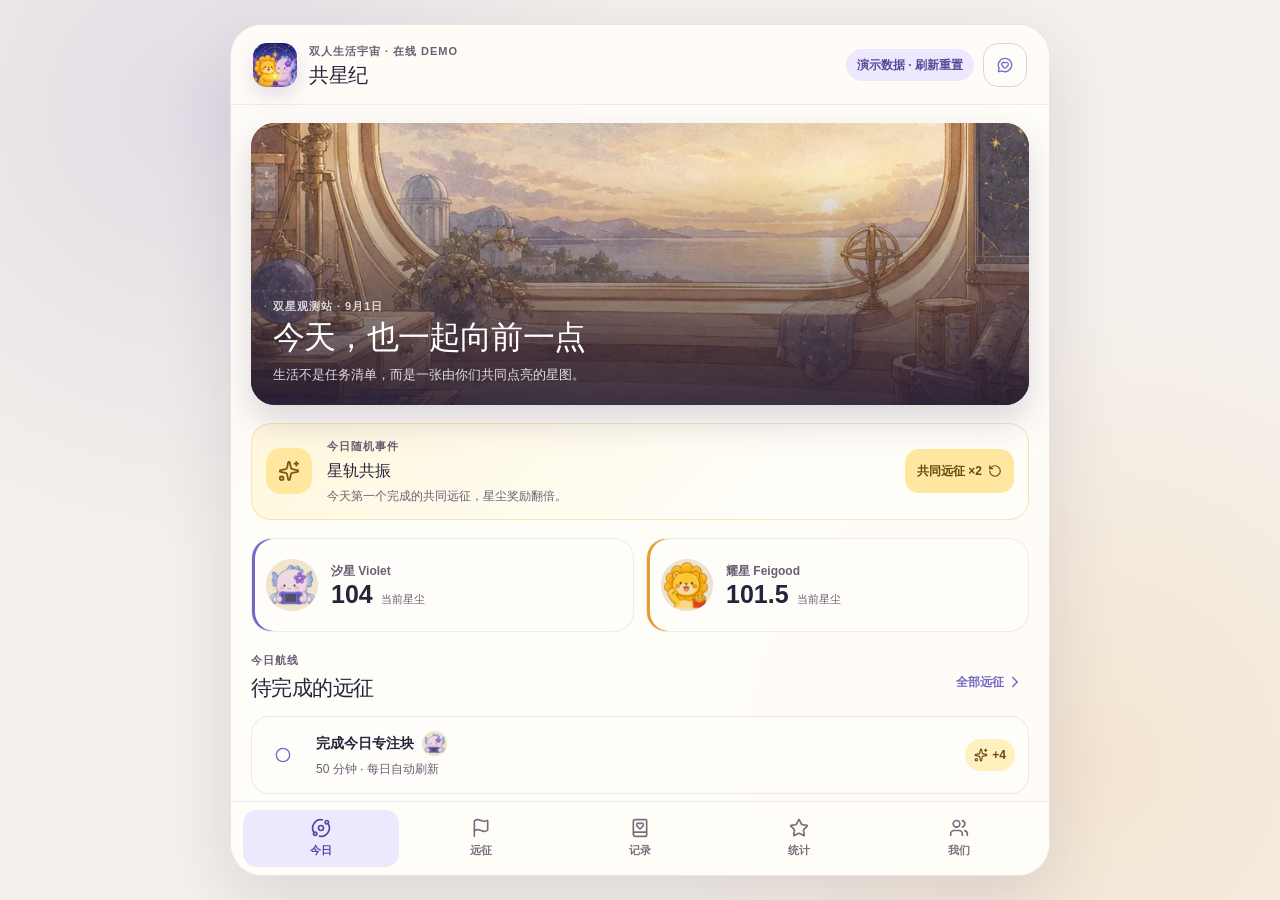
<file: index.html>
<!doctype html>
<html lang="zh-Hans">
  <head>
    <meta charset="UTF-8" />
    <meta name="viewport" content="width=device-width, initial-scale=1.0, viewport-fit=cover" />
    <meta name="theme-color" content="#6657b8" />
    <meta name="description" content="汐星 Violet 与耀星 Feigood 的双人成长、远征、统计和回忆记录交互演示。" />
    <meta property="og:title" content="共星纪" />
    <meta property="og:description" content="两个人，共享一片成长宇宙" />
    <meta property="og:image" content="https://violetloveai.github.io/gongxingji-demo/og.webp" />
    <link rel="icon" href="./gx/app-icon.webp" />
    <title>共星纪 · 双人生活宇宙 Demo</title>
    <script type="module" crossorigin src="./assets/index-CIPGI5vq.js"></script>
    <link rel="stylesheet" crossorigin href="./assets/index-BiJiUpcU.css">
  </head>
  <body>
    <div id="root"></div>
  </body>
</html>
</file>
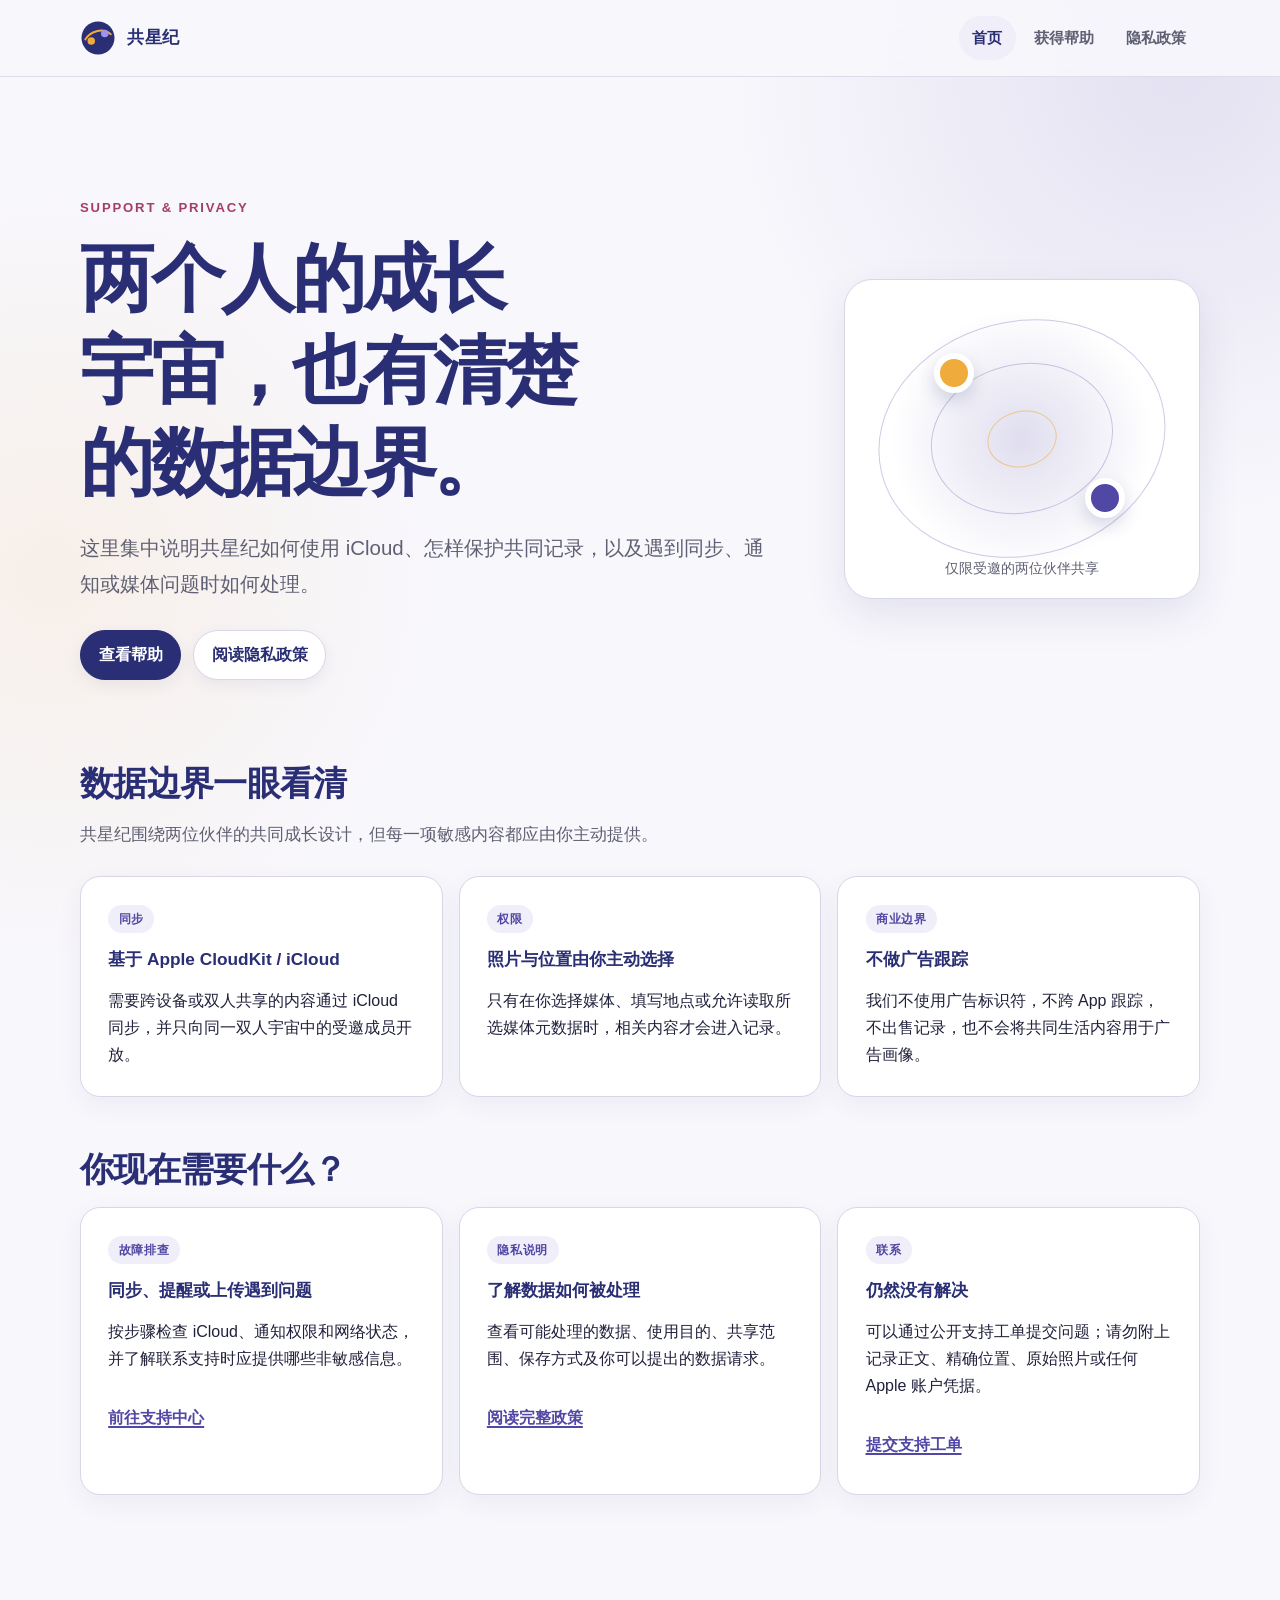
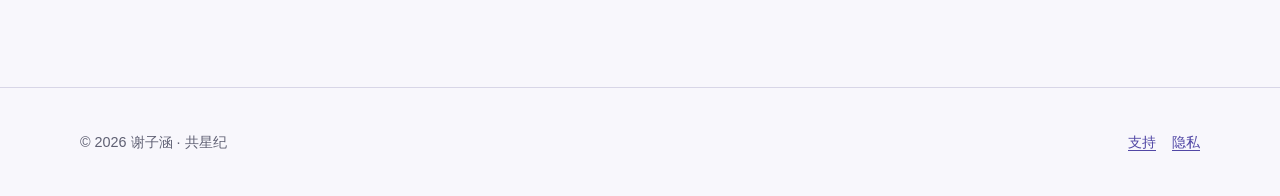
<file: support/index.html>
<!doctype html>
<html lang="zh-CN">
  <head>
    <meta charset="utf-8">
    <meta name="viewport" content="width=device-width, initial-scale=1">
    <meta name="description" content="共星纪官方支持与隐私说明：了解双人共享、CloudKit/iCloud、照片与位置权限，以及获得帮助的方式。">
    <meta name="referrer" content="no-referrer">
    <meta name="theme-color" content="#292e75">
    <title>共星纪｜支持与隐私</title>
    <link rel="stylesheet" href="styles.css">
  </head>
  <body>
    <a class="skip-link" href="#main-content">跳到主要内容</a>
    <header class="site-header">
      <div class="header-inner">
        <a class="brand" href="index.html" aria-label="共星纪支持与隐私首页">
          <svg class="brand-mark" viewBox="0 0 48 48" aria-hidden="true">
            <circle cx="24" cy="24" r="22" fill="#292e75"/>
            <path d="M7 26c6-10 23-17 34-7" fill="none" stroke="#f0ab3d" stroke-width="2.5" stroke-linecap="round"/>
            <circle cx="15" cy="28" r="5" fill="#f0ab3d"/>
            <circle cx="33" cy="18" r="5" fill="#9c94ef"/>
          </svg>
          <span>共星纪</span>
        </a>
        <nav class="primary-nav" aria-label="主导航">
          <ul>
            <li><a href="index.html" aria-current="page">首页</a></li>
            <li><a href="support.html">获得帮助</a></li>
            <li><a href="privacy.html">隐私政策</a></li>
          </ul>
        </nav>
      </div>
    </header>

    <main id="main-content" class="page-shell">
      <section class="hero" aria-labelledby="hero-title">
        <div>
          <p class="eyebrow">Support &amp; Privacy</p>
          <h1 id="hero-title">两个人的成长宇宙，也有清楚的数据边界。</h1>
          <p class="lead">这里集中说明共星纪如何使用 iCloud、怎样保护共同记录，以及遇到同步、通知或媒体问题时如何处理。</p>
          <div class="hero-actions">
            <a class="button-link primary" href="support.html">查看帮助</a>
            <a class="button-link" href="privacy.html">阅读隐私政策</a>
          </div>
        </div>
        <div class="orbit-panel" aria-label="两颗星在同一轨道中相互陪伴的抽象图形" role="img">
          <div class="orbit-ring" aria-hidden="true"></div>
          <span class="orbit-dot one" aria-hidden="true"></span>
          <span class="orbit-dot two" aria-hidden="true"></span>
          <p class="orbit-caption">仅限受邀的两位伙伴共享</p>
        </div>
      </section>

      <section aria-labelledby="boundary-title">
        <h2 id="boundary-title">数据边界一眼看清</h2>
        <p class="section-intro">共星纪围绕两位伙伴的共同成长设计，但每一项敏感内容都应由你主动提供。</p>
        <div class="card-grid">
          <article class="card">
            <p class="card-kicker">同步</p>
            <h3>基于 Apple CloudKit / iCloud</h3>
            <p>需要跨设备或双人共享的内容通过 iCloud 同步，并只向同一双人宇宙中的受邀成员开放。</p>
          </article>
          <article class="card">
            <p class="card-kicker">权限</p>
            <h3>照片与位置由你主动选择</h3>
            <p>只有在你选择媒体、填写地点或允许读取所选媒体元数据时，相关内容才会进入记录。</p>
          </article>
          <article class="card">
            <p class="card-kicker">商业边界</p>
            <h3>不做广告跟踪</h3>
            <p>我们不使用广告标识符，不跨 App 跟踪，不出售记录，也不会将共同生活内容用于广告画像。</p>
          </article>
        </div>
      </section>

      <section aria-labelledby="routes-title">
        <h2 id="routes-title">你现在需要什么？</h2>
        <div class="card-grid">
          <article class="card">
            <p class="card-kicker">故障排查</p>
            <h3>同步、提醒或上传遇到问题</h3>
            <p>按步骤检查 iCloud、通知权限和网络状态，并了解联系支持时应提供哪些非敏感信息。</p>
            <a class="card-link" href="support.html">前往支持中心</a>
          </article>
          <article class="card">
            <p class="card-kicker">隐私说明</p>
            <h3>了解数据如何被处理</h3>
            <p>查看可能处理的数据、使用目的、共享范围、保存方式及你可以提出的数据请求。</p>
            <a class="card-link" href="privacy.html">阅读完整政策</a>
          </article>
          <article class="card">
            <p class="card-kicker">联系</p>
            <h3>仍然没有解决</h3>
            <p>可以通过公开支持工单提交问题；请勿附上记录正文、精确位置、原始照片或任何 Apple 账户凭据。</p>
            <a class="card-link" href="https://github.com/violetloveAI/gongxingji-demo/issues/new" rel="noopener noreferrer">提交支持工单</a>
          </article>
        </div>
      </section>
    </main>

    <footer class="site-footer">
      <div class="site-footer-inner">
        <p>© 2026 谢子涵 · 共星纪</p>
        <nav class="footer-nav" aria-label="页脚导航">
          <a href="support.html">支持</a>
          <a href="privacy.html">隐私</a>
        </nav>
      </div>
    </footer>
  </body>
</html>
</file>
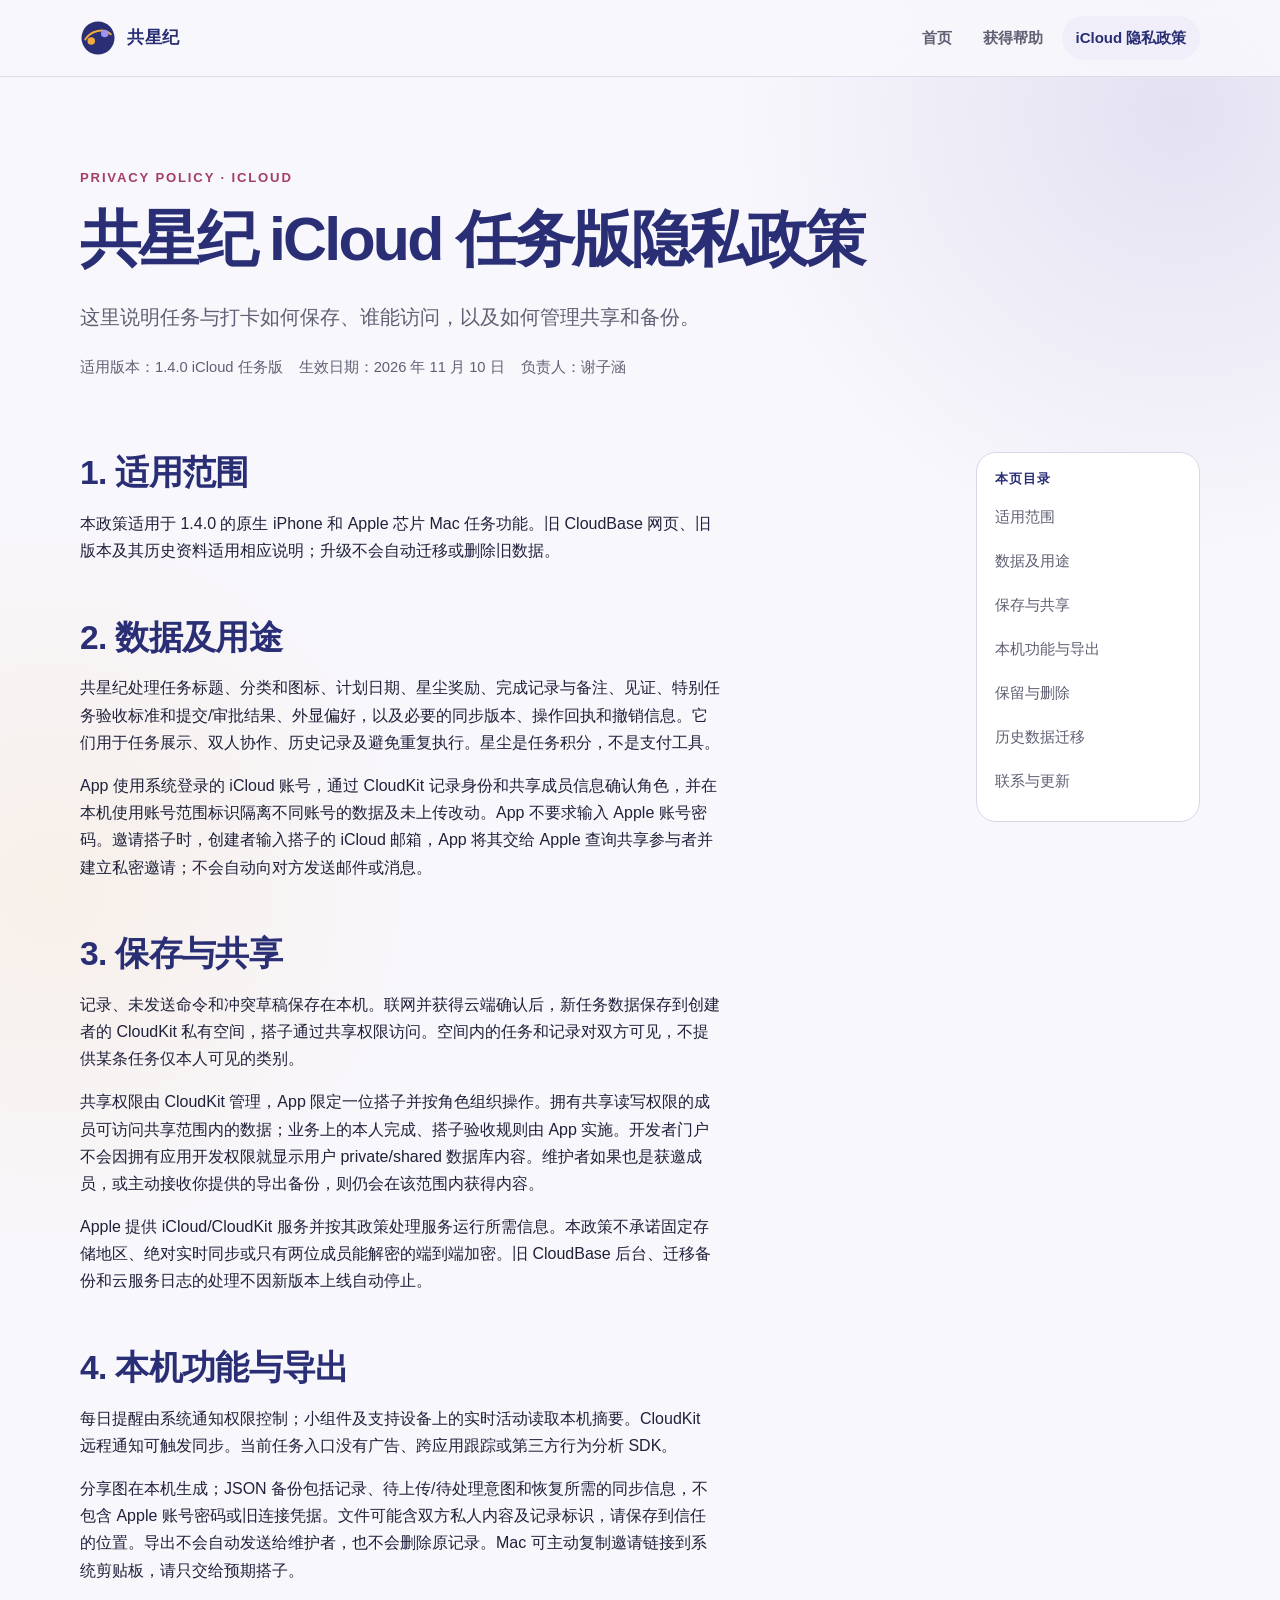
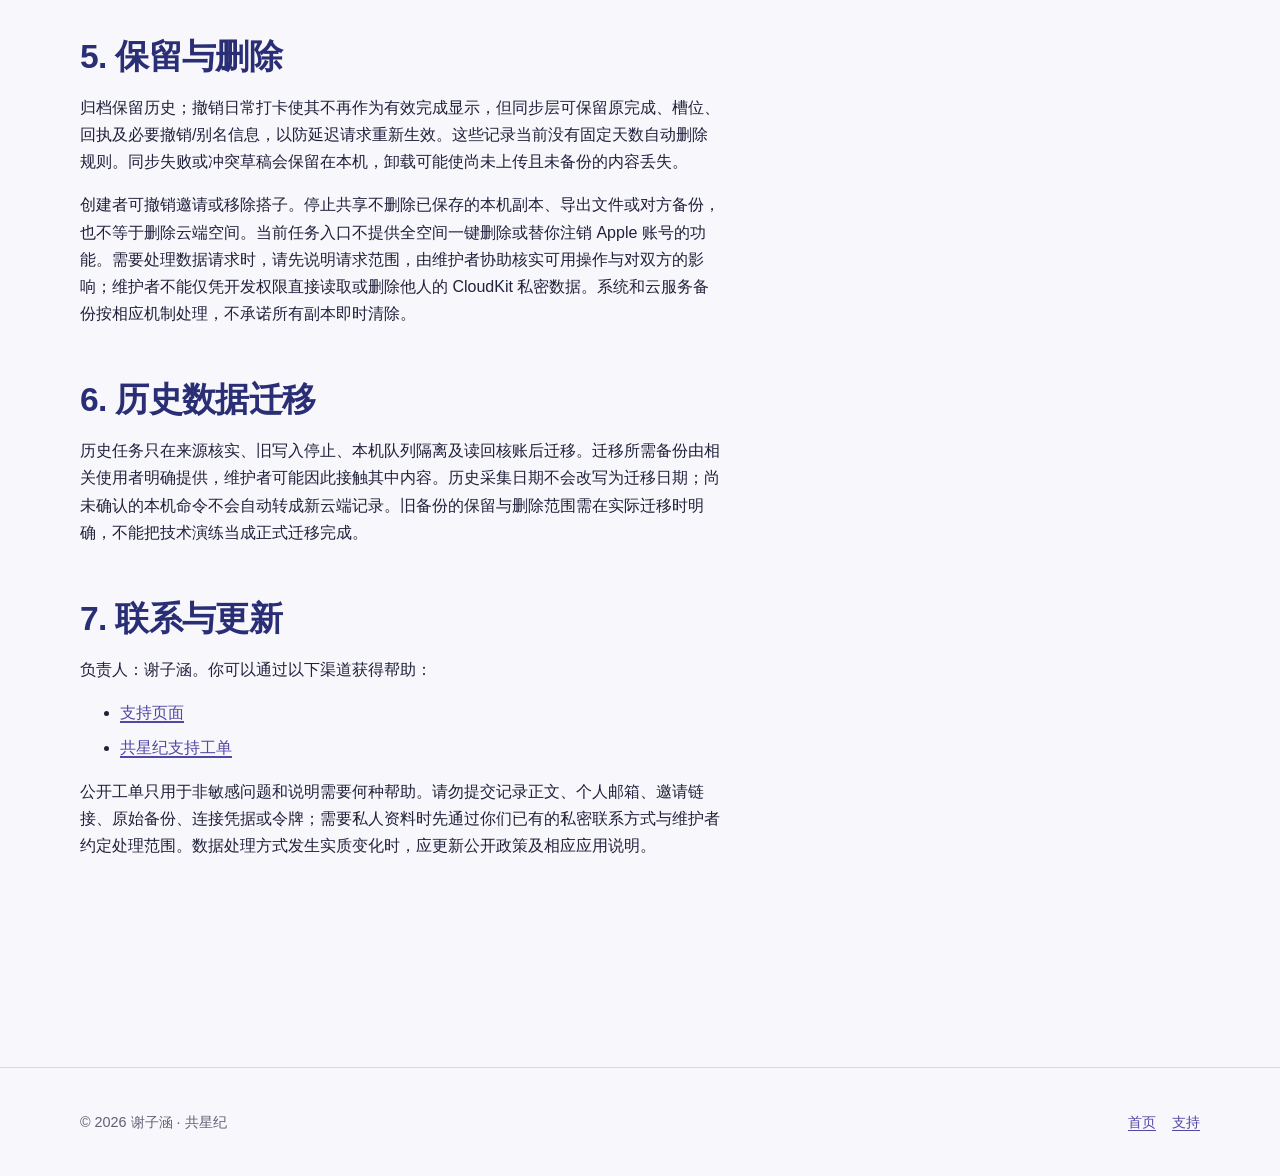
<file: support/privacy-icloud.html>
<!doctype html>
<html lang="zh-CN">
  <head>
    <meta charset="utf-8">
    <meta name="viewport" content="width=device-width, initial-scale=1">
    <meta name="description" content="共星纪 1.4.0 iCloud 任务版隐私政策：任务、打卡、私密共享、邀请邮箱、本机备份和数据管理。">
    <meta name="referrer" content="no-referrer">
    <meta name="theme-color" content="#292e75">
    <title>iCloud 任务版隐私政策｜共星纪</title>
    <link rel="stylesheet" href="styles.css">
  </head>
  <body>
    <a class="skip-link" href="#main-content">跳到主要内容</a>
    <header class="site-header">
      <div class="header-inner">
        <a class="brand" href="index.html" aria-label="共星纪支持与隐私首页">
          <svg class="brand-mark" viewBox="0 0 48 48" aria-hidden="true">
            <circle cx="24" cy="24" r="22" fill="#292e75"/>
            <path d="M7 26c6-10 23-17 34-7" fill="none" stroke="#f0ab3d" stroke-width="2.5" stroke-linecap="round"/>
            <circle cx="15" cy="28" r="5" fill="#f0ab3d"/>
            <circle cx="33" cy="18" r="5" fill="#9c94ef"/>
          </svg>
          <span>共星纪</span>
        </a>
        <nav class="primary-nav" aria-label="主导航">
          <ul>
            <li><a href="index.html">首页</a></li>
            <li><a href="support.html">获得帮助</a></li>
            <li><a href="privacy-icloud.html" aria-current="page">iCloud 隐私政策</a></li>
          </ul>
        </nav>
      </div>
    </header>

    <main id="main-content" class="page-shell">
      <header class="document-header">
        <p class="eyebrow">Privacy Policy · iCloud</p>
        <h1 class="document-title">共星纪 iCloud 任务版隐私政策</h1>
        <p class="lead">这里说明任务与打卡如何保存、谁能访问，以及如何管理共享和备份。</p>
        <div class="document-meta" aria-label="文档信息">
          <span>适用版本：1.4.0 iCloud 任务版</span>
          <span>生效日期：2026 年 11 月 10 日</span>
          <span>负责人：谢子涵</span>
        </div>
      </header>
      <div class="document-layout">
        <article class="document-content">
          <section id="scope" aria-labelledby="scope-title">
            <h2 id="scope-title">1. 适用范围</h2>
            <p>本政策适用于 1.4.0 的原生 iPhone 和 Apple 芯片 Mac 任务功能。旧 CloudBase 网页、旧版本及其历史资料适用相应说明；升级不会自动迁移或删除旧数据。</p>
          </section>
          <section id="data" aria-labelledby="data-title">
            <h2 id="data-title">2. 数据及用途</h2>
            <p>共星纪处理任务标题、分类和图标、计划日期、星尘奖励、完成记录与备注、见证、特别任务验收标准和提交/审批结果、外显偏好，以及必要的同步版本、操作回执和撤销信息。它们用于任务展示、双人协作、历史记录及避免重复执行。星尘是任务积分，不是支付工具。</p>
            <p>App 使用系统登录的 iCloud 账号，通过 CloudKit 记录身份和共享成员信息确认角色，并在本机使用账号范围标识隔离不同账号的数据及未上传改动。App 不要求输入 Apple 账号密码。邀请搭子时，创建者输入搭子的 iCloud 邮箱，App 将其交给 Apple 查询共享参与者并建立私密邀请；不会自动向对方发送邮件或消息。</p>
          </section>
          <section id="storage" aria-labelledby="storage-title">
            <h2 id="storage-title">3. 保存与共享</h2>
            <p>记录、未发送命令和冲突草稿保存在本机。联网并获得云端确认后，新任务数据保存到创建者的 CloudKit 私有空间，搭子通过共享权限访问。空间内的任务和记录对双方可见，不提供某条任务仅本人可见的类别。</p>
            <p>共享权限由 CloudKit 管理，App 限定一位搭子并按角色组织操作。拥有共享读写权限的成员可访问共享范围内的数据；业务上的本人完成、搭子验收规则由 App 实施。开发者门户不会因拥有应用开发权限就显示用户 private/shared 数据库内容。维护者如果也是获邀成员，或主动接收你提供的导出备份，则仍会在该范围内获得内容。</p>
            <p>Apple 提供 iCloud/CloudKit 服务并按其政策处理服务运行所需信息。本政策不承诺固定存储地区、绝对实时同步或只有两位成员能解密的端到端加密。旧 CloudBase 后台、迁移备份和云服务日志的处理不因新版本上线自动停止。</p>
          </section>
          <section id="local-export" aria-labelledby="local-export-title">
            <h2 id="local-export-title">4. 本机功能与导出</h2>
            <p>每日提醒由系统通知权限控制；小组件及支持设备上的实时活动读取本机摘要。CloudKit 远程通知可触发同步。当前任务入口没有广告、跨应用跟踪或第三方行为分析 SDK。</p>
            <p>分享图在本机生成；JSON 备份包括记录、待上传/待处理意图和恢复所需的同步信息，不包含 Apple 账号密码或旧连接凭据。文件可能含双方私人内容及记录标识，请保存到信任的位置。导出不会自动发送给维护者，也不会删除原记录。Mac 可主动复制邀请链接到系统剪贴板，请只交给预期搭子。</p>
          </section>
          <section id="retention" aria-labelledby="retention-title">
            <h2 id="retention-title">5. 保留与删除</h2>
            <p>归档保留历史；撤销日常打卡使其不再作为有效完成显示，但同步层可保留原完成、槽位、回执及必要撤销/别名信息，以防延迟请求重新生效。这些记录当前没有固定天数自动删除规则。同步失败或冲突草稿会保留在本机，卸载可能使尚未上传且未备份的内容丢失。</p>
            <p>创建者可撤销邀请或移除搭子。停止共享不删除已保存的本机副本、导出文件或对方备份，也不等于删除云端空间。当前任务入口不提供全空间一键删除或替你注销 Apple 账号的功能。需要处理数据请求时，请先说明请求范围，由维护者协助核实可用操作与对双方的影响；维护者不能仅凭开发权限直接读取或删除他人的 CloudKit 私密数据。系统和云服务备份按相应机制处理，不承诺所有副本即时清除。</p>
          </section>
          <section id="migration" aria-labelledby="migration-title">
            <h2 id="migration-title">6. 历史数据迁移</h2>
            <p>历史任务只在来源核实、旧写入停止、本机队列隔离及读回核账后迁移。迁移所需备份由相关使用者明确提供，维护者可能因此接触其中内容。历史采集日期不会改写为迁移日期；尚未确认的本机命令不会自动转成新云端记录。旧备份的保留与删除范围需在实际迁移时明确，不能把技术演练当成正式迁移完成。</p>
          </section>
          <section id="contact" aria-labelledby="contact-title">
            <h2 id="contact-title">7. 联系与更新</h2>
            <p>负责人：谢子涵。你可以通过以下渠道获得帮助：</p>
            <ul><li><a href="https://violetloveai.github.io/gongxingji-demo/support/support.html" rel="noopener noreferrer">支持页面</a></li><li><a href="https://github.com/violetloveAI/gongxingji-demo/issues/new" rel="noopener noreferrer">共星纪支持工单</a></li></ul>
            <p>公开工单只用于非敏感问题和说明需要何种帮助。请勿提交记录正文、个人邮箱、邀请链接、原始备份、连接凭据或令牌；需要私人资料时先通过你们已有的私密联系方式与维护者约定处理范围。数据处理方式发生实质变化时，应更新公开政策及相应应用说明。</p>
          </section>
        </article>
        <nav class="page-nav" aria-label="本页目录">
          <h2>本页目录</h2>
          <ul>
            <li><a href="#scope">适用范围</a></li>
            <li><a href="#data">数据及用途</a></li>
            <li><a href="#storage">保存与共享</a></li>
            <li><a href="#local-export">本机功能与导出</a></li>
            <li><a href="#retention">保留与删除</a></li>
            <li><a href="#migration">历史数据迁移</a></li>
            <li><a href="#contact">联系与更新</a></li>
          </ul>
        </nav>
      </div>
    </main>

    <footer class="site-footer">
      <div class="site-footer-inner">
        <p>© 2026 谢子涵 · 共星纪</p>
        <nav class="footer-nav" aria-label="页脚导航">
          <a href="index.html">首页</a>
          <a href="support.html">支持</a>
        </nav>
      </div>
    </footer>
  </body>
</html>
</file>
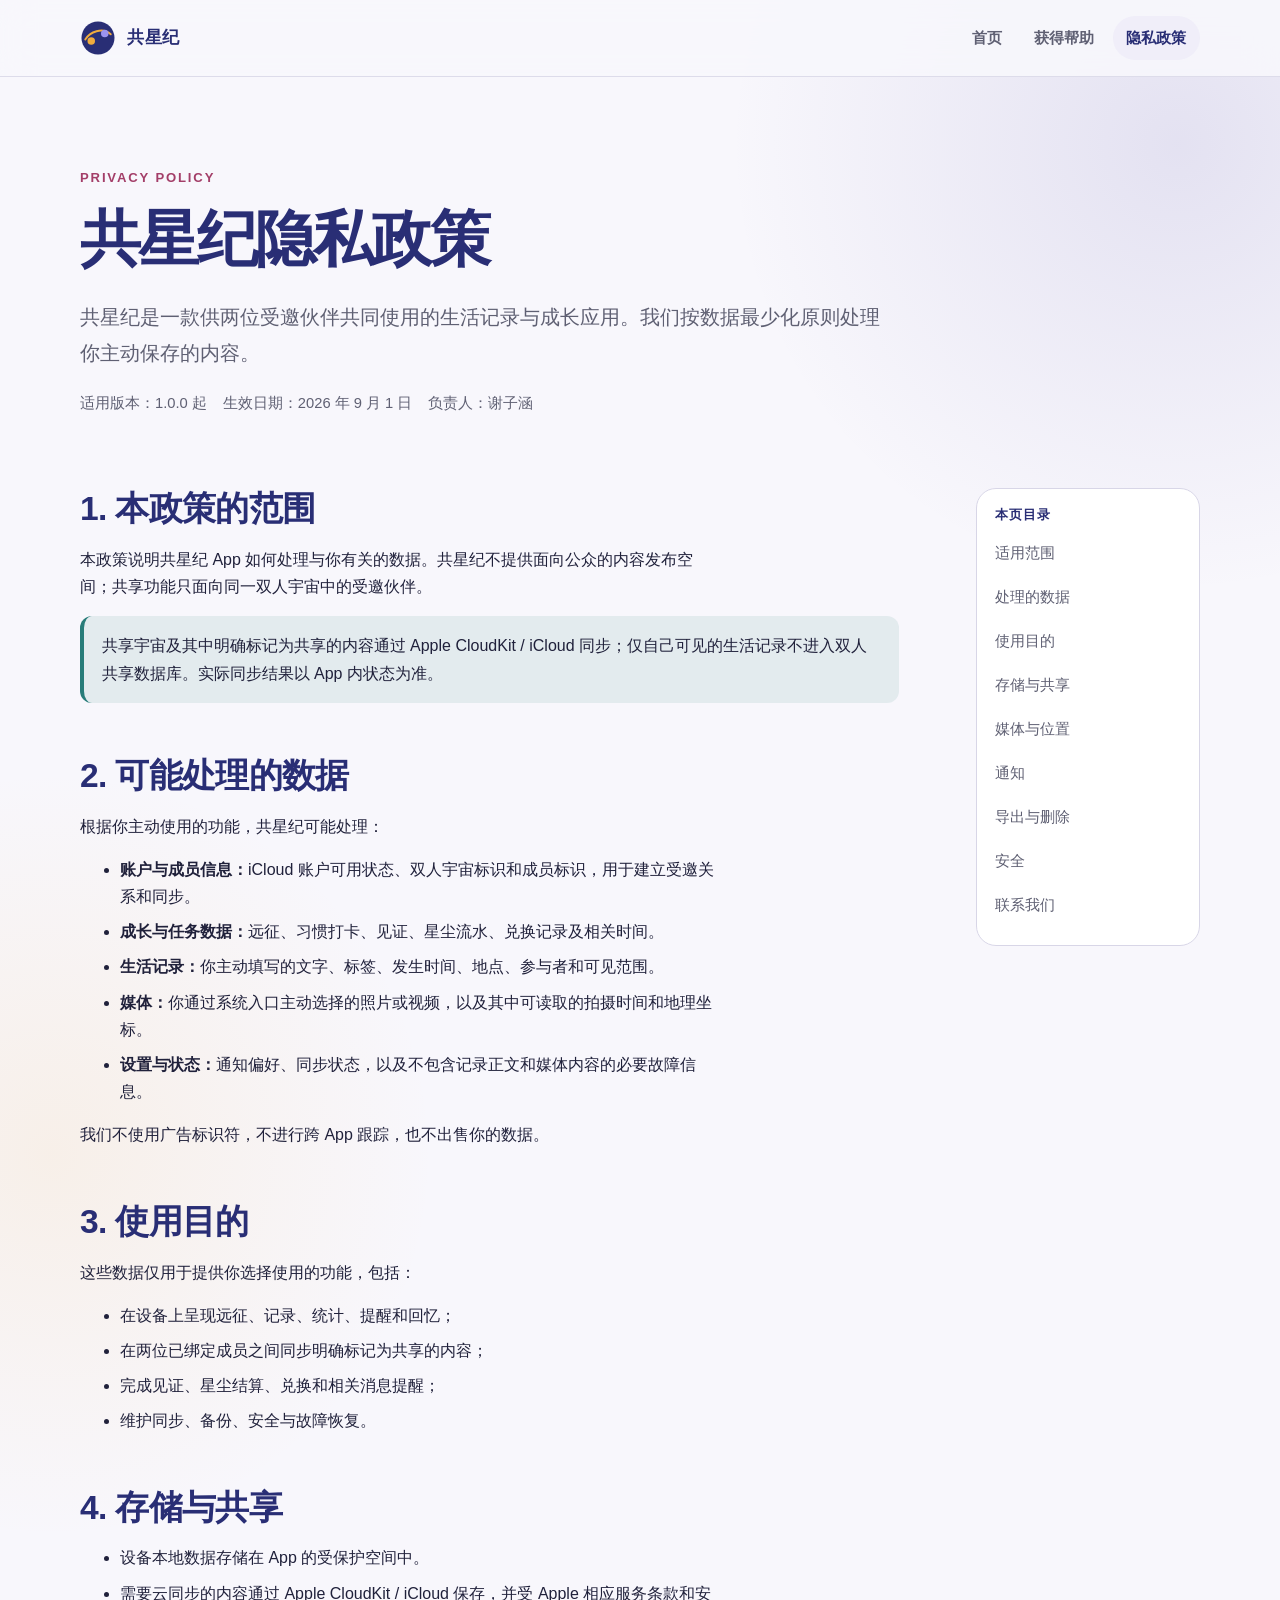
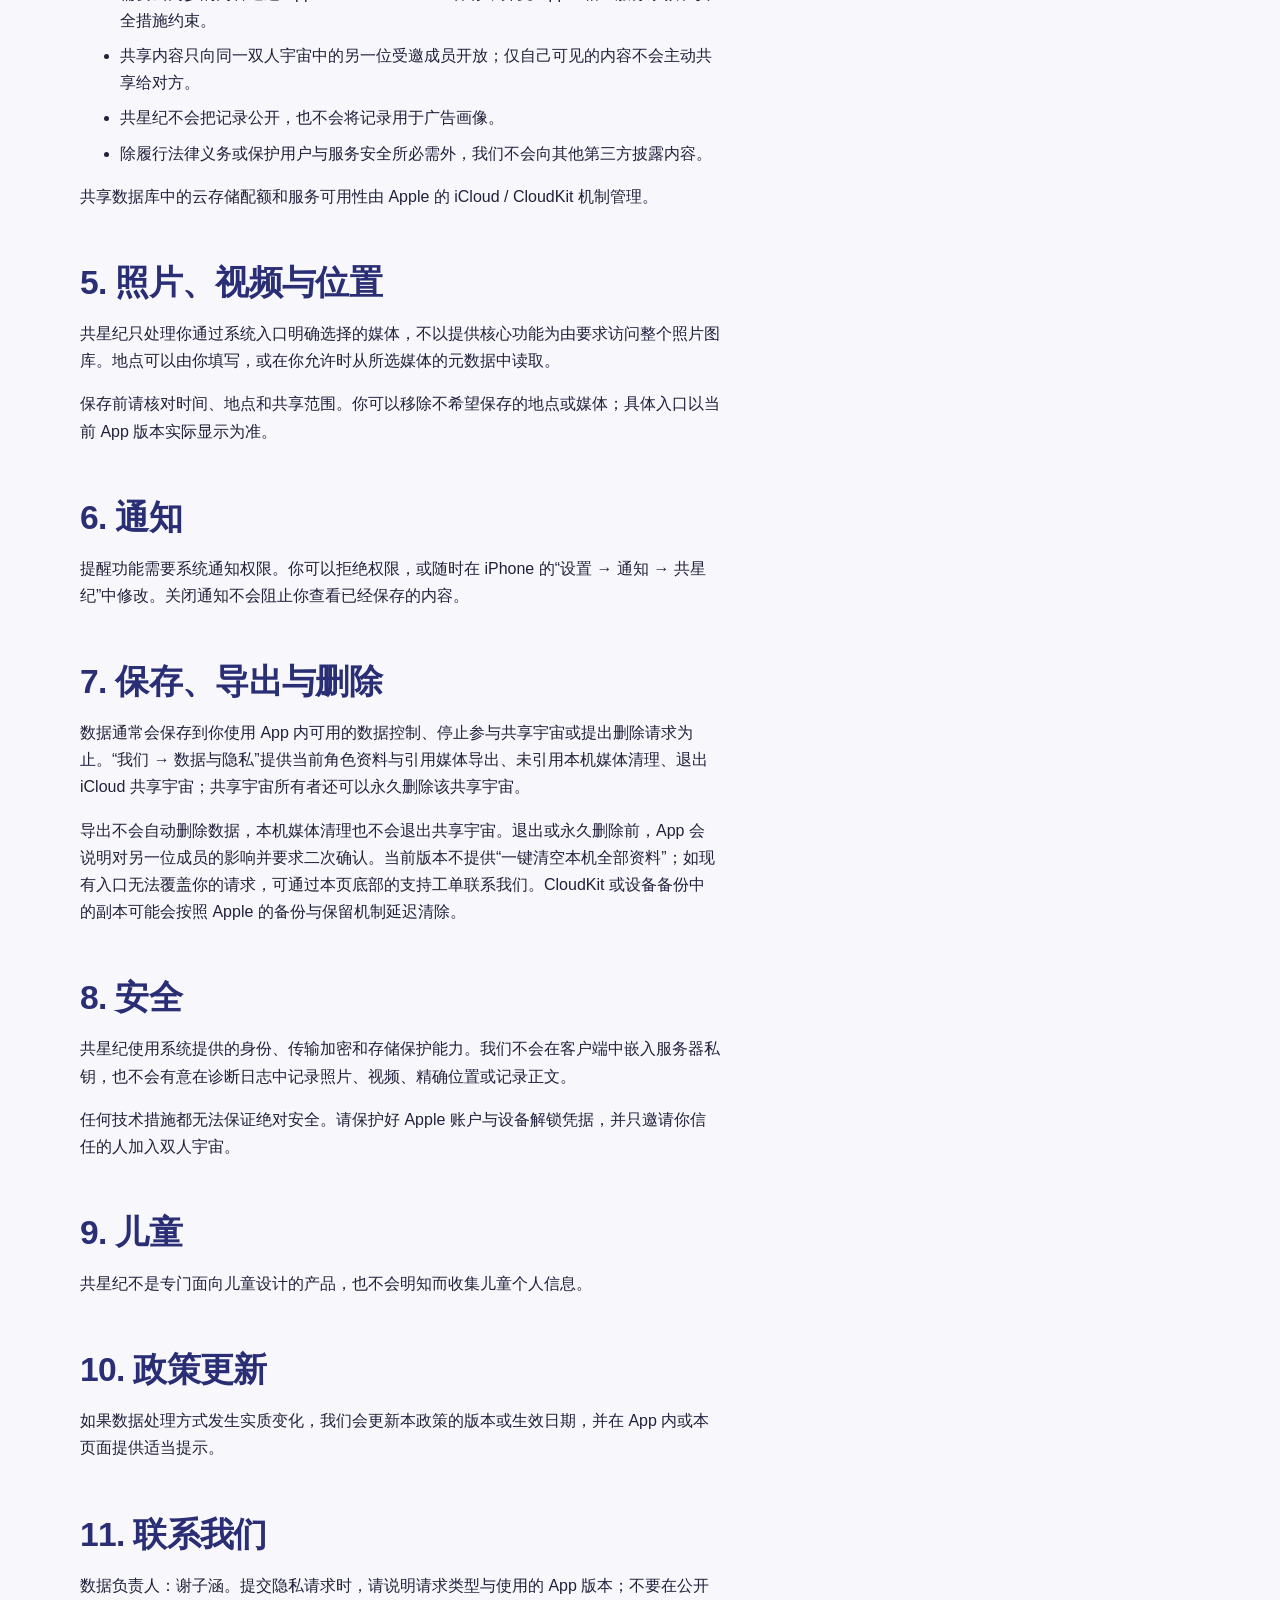
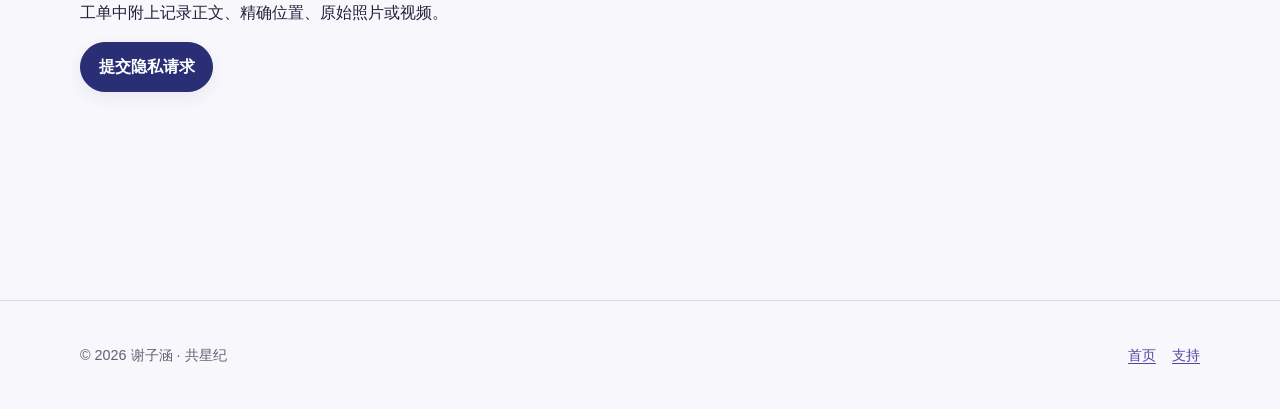
<file: support/privacy.html>
<!doctype html>
<html lang="zh-CN">
  <head>
    <meta charset="utf-8">
    <meta name="viewport" content="width=device-width, initial-scale=1">
    <meta name="description" content="共星纪隐私政策：说明双人记录、CloudKit/iCloud、照片、视频、时间与位置等数据的处理方式。">
    <meta name="referrer" content="no-referrer">
    <meta name="theme-color" content="#292e75">
    <title>隐私政策｜共星纪</title>
    <link rel="stylesheet" href="styles.css">
  </head>
  <body>
    <a class="skip-link" href="#main-content">跳到主要内容</a>
    <header class="site-header">
      <div class="header-inner">
        <a class="brand" href="index.html" aria-label="共星纪支持与隐私首页">
          <svg class="brand-mark" viewBox="0 0 48 48" aria-hidden="true">
            <circle cx="24" cy="24" r="22" fill="#292e75"/>
            <path d="M7 26c6-10 23-17 34-7" fill="none" stroke="#f0ab3d" stroke-width="2.5" stroke-linecap="round"/>
            <circle cx="15" cy="28" r="5" fill="#f0ab3d"/>
            <circle cx="33" cy="18" r="5" fill="#9c94ef"/>
          </svg>
          <span>共星纪</span>
        </a>
        <nav class="primary-nav" aria-label="主导航">
          <ul>
            <li><a href="index.html">首页</a></li>
            <li><a href="support.html">获得帮助</a></li>
            <li><a href="privacy.html" aria-current="page">隐私政策</a></li>
          </ul>
        </nav>
      </div>
    </header>

    <main id="main-content" class="page-shell">
      <header class="document-header">
        <p class="eyebrow">Privacy Policy</p>
        <h1 class="document-title">共星纪隐私政策</h1>
        <p class="lead">共星纪是一款供两位受邀伙伴共同使用的生活记录与成长应用。我们按数据最少化原则处理你主动保存的内容。</p>
        <div class="document-meta" aria-label="文档信息">
          <span>适用版本：1.0.0 起</span>
          <span>生效日期：2026 年 9 月 1 日</span>
          <span>负责人：谢子涵</span>
        </div>
      </header>

      <div class="document-layout">
        <article class="document-content">
          <section id="scope" aria-labelledby="scope-title">
            <h2 id="scope-title">1. 本政策的范围</h2>
            <p>本政策说明共星纪 App 如何处理与你有关的数据。共星纪不提供面向公众的内容发布空间；共享功能只面向同一双人宇宙中的受邀伙伴。</p>
            <div class="notice" role="note">
              共享宇宙及其中明确标记为共享的内容通过 Apple CloudKit / iCloud 同步；仅自己可见的生活记录不进入双人共享数据库。实际同步结果以 App 内状态为准。
            </div>
          </section>

          <section id="data" aria-labelledby="data-title">
            <h2 id="data-title">2. 可能处理的数据</h2>
            <p>根据你主动使用的功能，共星纪可能处理：</p>
            <ul>
              <li><strong>账户与成员信息：</strong>iCloud 账户可用状态、双人宇宙标识和成员标识，用于建立受邀关系和同步。</li>
              <li><strong>成长与任务数据：</strong>远征、习惯打卡、见证、星尘流水、兑换记录及相关时间。</li>
              <li><strong>生活记录：</strong>你主动填写的文字、标签、发生时间、地点、参与者和可见范围。</li>
              <li><strong>媒体：</strong>你通过系统入口主动选择的照片或视频，以及其中可读取的拍摄时间和地理坐标。</li>
              <li><strong>设置与状态：</strong>通知偏好、同步状态，以及不包含记录正文和媒体内容的必要故障信息。</li>
            </ul>
            <p>我们不使用广告标识符，不进行跨 App 跟踪，也不出售你的数据。</p>
          </section>

          <section id="purpose" aria-labelledby="purpose-title">
            <h2 id="purpose-title">3. 使用目的</h2>
            <p>这些数据仅用于提供你选择使用的功能，包括：</p>
            <ul>
              <li>在设备上呈现远征、记录、统计、提醒和回忆；</li>
              <li>在两位已绑定成员之间同步明确标记为共享的内容；</li>
              <li>完成见证、星尘结算、兑换和相关消息提醒；</li>
              <li>维护同步、备份、安全与故障恢复。</li>
            </ul>
          </section>

          <section id="storage" aria-labelledby="storage-title">
            <h2 id="storage-title">4. 存储与共享</h2>
            <ul>
              <li>设备本地数据存储在 App 的受保护空间中。</li>
              <li>需要云同步的内容通过 Apple CloudKit / iCloud 保存，并受 Apple 相应服务条款和安全措施约束。</li>
              <li>共享内容只向同一双人宇宙中的另一位受邀成员开放；仅自己可见的内容不会主动共享给对方。</li>
              <li>共星纪不会把记录公开，也不会将记录用于广告画像。</li>
              <li>除履行法律义务或保护用户与服务安全所必需外，我们不会向其他第三方披露内容。</li>
            </ul>
            <p>共享数据库中的云存储配额和服务可用性由 Apple 的 iCloud / CloudKit 机制管理。</p>
          </section>

          <section id="media-location" aria-labelledby="media-location-title">
            <h2 id="media-location-title">5. 照片、视频与位置</h2>
            <p>共星纪只处理你通过系统入口明确选择的媒体，不以提供核心功能为由要求访问整个照片图库。地点可以由你填写，或在你允许时从所选媒体的元数据中读取。</p>
            <p>保存前请核对时间、地点和共享范围。你可以移除不希望保存的地点或媒体；具体入口以当前 App 版本实际显示为准。</p>
          </section>

          <section id="notifications" aria-labelledby="notifications-title">
            <h2 id="notifications-title">6. 通知</h2>
            <p>提醒功能需要系统通知权限。你可以拒绝权限，或随时在 iPhone 的“设置 → 通知 → 共星纪”中修改。关闭通知不会阻止你查看已经保存的内容。</p>
          </section>

          <section id="retention" aria-labelledby="retention-title">
            <h2 id="retention-title">7. 保存、导出与删除</h2>
            <p>数据通常会保存到你使用 App 内可用的数据控制、停止参与共享宇宙或提出删除请求为止。“我们 → 数据与隐私”提供当前角色资料与引用媒体导出、未引用本机媒体清理、退出 iCloud 共享宇宙；共享宇宙所有者还可以永久删除该共享宇宙。</p>
            <p>导出不会自动删除数据，本机媒体清理也不会退出共享宇宙。退出或永久删除前，App 会说明对另一位成员的影响并要求二次确认。当前版本不提供“一键清空本机全部资料”；如现有入口无法覆盖你的请求，可通过本页底部的支持工单联系我们。CloudKit 或设备备份中的副本可能会按照 Apple 的备份与保留机制延迟清除。</p>
          </section>

          <section id="security" aria-labelledby="security-title">
            <h2 id="security-title">8. 安全</h2>
            <p>共星纪使用系统提供的身份、传输加密和存储保护能力。我们不会在客户端中嵌入服务器私钥，也不会有意在诊断日志中记录照片、视频、精确位置或记录正文。</p>
            <p>任何技术措施都无法保证绝对安全。请保护好 Apple 账户与设备解锁凭据，并只邀请你信任的人加入双人宇宙。</p>
          </section>

          <section id="children" aria-labelledby="children-title">
            <h2 id="children-title">9. 儿童</h2>
            <p>共星纪不是专门面向儿童设计的产品，也不会明知而收集儿童个人信息。</p>
          </section>

          <section id="changes" aria-labelledby="changes-title">
            <h2 id="changes-title">10. 政策更新</h2>
            <p>如果数据处理方式发生实质变化，我们会更新本政策的版本或生效日期，并在 App 内或本页面提供适当提示。</p>
          </section>

          <section id="contact" aria-labelledby="contact-title">
            <h2 id="contact-title">11. 联系我们</h2>
            <p>数据负责人：谢子涵。提交隐私请求时，请说明请求类型与使用的 App 版本；不要在公开工单中附上记录正文、精确位置、原始照片或视频。</p>
            <p><a class="button-link primary" href="https://github.com/violetloveAI/gongxingji-demo/issues/new" rel="noopener noreferrer">提交隐私请求</a></p>
          </section>
        </article>

        <nav class="page-nav" aria-label="本页目录">
          <h2>本页目录</h2>
          <ul>
            <li><a href="#scope">适用范围</a></li>
            <li><a href="#data">处理的数据</a></li>
            <li><a href="#purpose">使用目的</a></li>
            <li><a href="#storage">存储与共享</a></li>
            <li><a href="#media-location">媒体与位置</a></li>
            <li><a href="#notifications">通知</a></li>
            <li><a href="#retention">导出与删除</a></li>
            <li><a href="#security">安全</a></li>
            <li><a href="#contact">联系我们</a></li>
          </ul>
        </nav>
      </div>
    </main>

    <footer class="site-footer">
      <div class="site-footer-inner">
        <p>© 2026 谢子涵 · 共星纪</p>
        <nav class="footer-nav" aria-label="页脚导航">
          <a href="index.html">首页</a>
          <a href="support.html">支持</a>
        </nav>
      </div>
    </footer>
  </body>
</html>
</file>
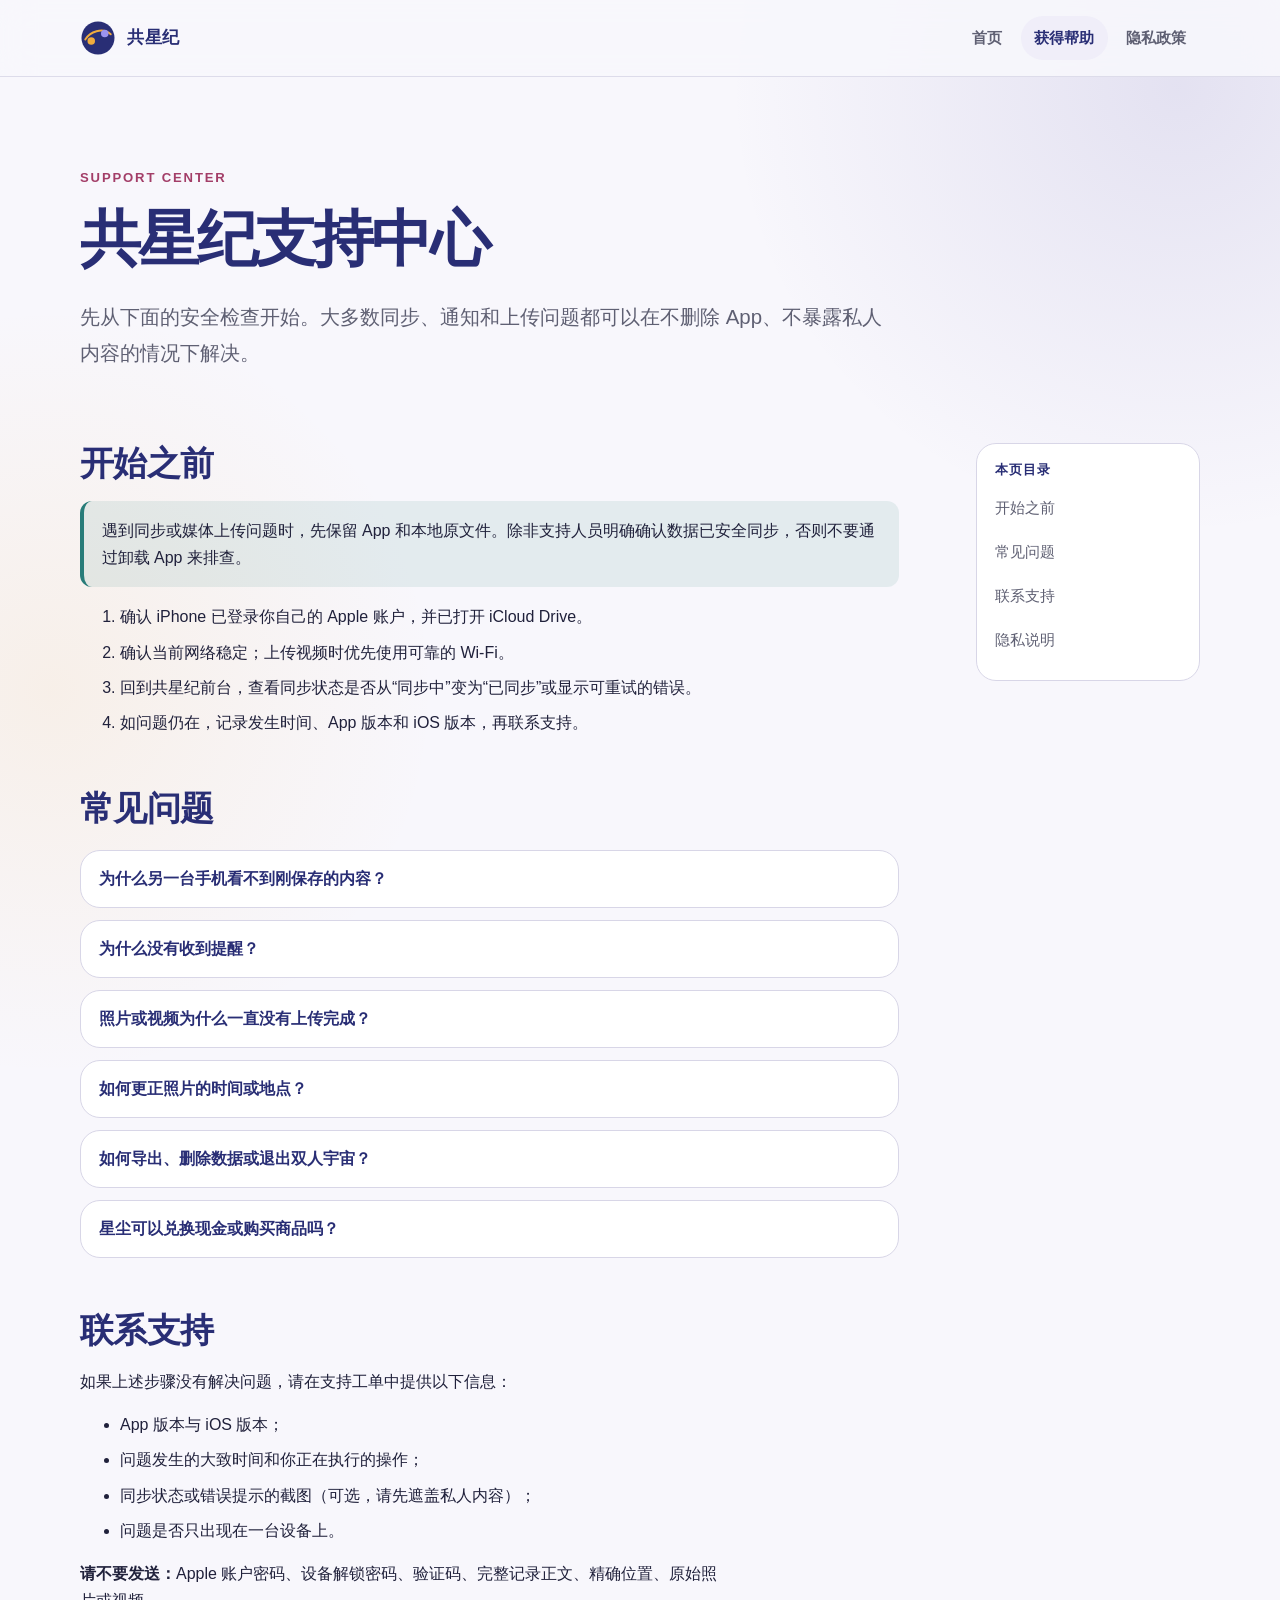
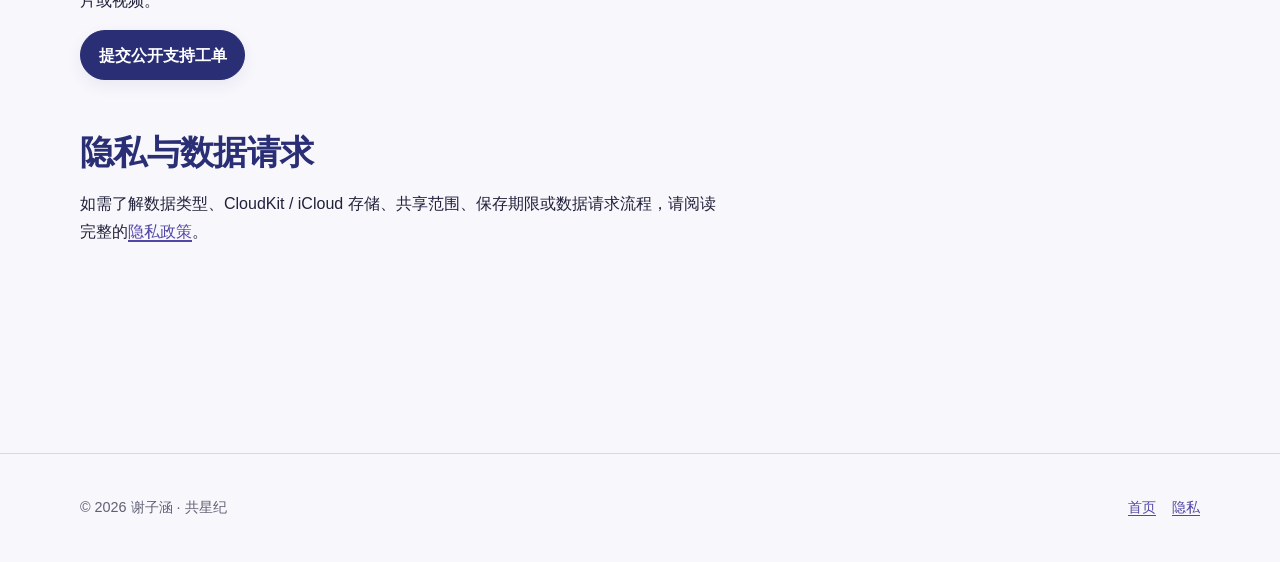
<file: support/support.html>
<!doctype html>
<html lang="zh-CN">
  <head>
    <meta charset="utf-8">
    <meta name="viewport" content="width=device-width, initial-scale=1">
    <meta name="description" content="共星纪支持中心：排查 iCloud 同步、通知、照片与视频上传问题，并了解联系支持的方式。">
    <meta name="referrer" content="no-referrer">
    <meta name="theme-color" content="#292e75">
    <title>支持中心｜共星纪</title>
    <link rel="stylesheet" href="styles.css">
  </head>
  <body>
    <a class="skip-link" href="#main-content">跳到主要内容</a>
    <header class="site-header">
      <div class="header-inner">
        <a class="brand" href="index.html" aria-label="共星纪支持与隐私首页">
          <svg class="brand-mark" viewBox="0 0 48 48" aria-hidden="true">
            <circle cx="24" cy="24" r="22" fill="#292e75"/>
            <path d="M7 26c6-10 23-17 34-7" fill="none" stroke="#f0ab3d" stroke-width="2.5" stroke-linecap="round"/>
            <circle cx="15" cy="28" r="5" fill="#f0ab3d"/>
            <circle cx="33" cy="18" r="5" fill="#9c94ef"/>
          </svg>
          <span>共星纪</span>
        </a>
        <nav class="primary-nav" aria-label="主导航">
          <ul>
            <li><a href="index.html">首页</a></li>
            <li><a href="support.html" aria-current="page">获得帮助</a></li>
            <li><a href="privacy.html">隐私政策</a></li>
          </ul>
        </nav>
      </div>
    </header>

    <main id="main-content" class="page-shell">
      <header class="document-header">
        <p class="eyebrow">Support Center</p>
        <h1 class="document-title">共星纪支持中心</h1>
        <p class="lead">先从下面的安全检查开始。大多数同步、通知和上传问题都可以在不删除 App、不暴露私人内容的情况下解决。</p>
      </header>

      <div class="document-layout">
        <article class="document-content">
          <section id="first" aria-labelledby="first-title">
            <h2 id="first-title">开始之前</h2>
            <div class="notice" role="note">
              遇到同步或媒体上传问题时，先保留 App 和本地原文件。除非支持人员明确确认数据已安全同步，否则不要通过卸载 App 来排查。
            </div>
            <ol>
              <li>确认 iPhone 已登录你自己的 Apple 账户，并已打开 iCloud Drive。</li>
              <li>确认当前网络稳定；上传视频时优先使用可靠的 Wi-Fi。</li>
              <li>回到共星纪前台，查看同步状态是否从“同步中”变为“已同步”或显示可重试的错误。</li>
              <li>如问题仍在，记录发生时间、App 版本和 iOS 版本，再联系支持。</li>
            </ol>
          </section>

          <section id="faq" aria-labelledby="faq-title">
            <h2 id="faq-title">常见问题</h2>
            <div class="faq-list">
              <details>
                <summary>为什么另一台手机看不到刚保存的内容？</summary>
                <div class="faq-answer">
                  <p>确认两台设备都已登录 iCloud、打开 iCloud Drive，并已加入同一个受邀双人宇宙。回到 App 前台后等待同步状态更新；如果出现错误，先点击重试，不要重复新建相同记录。</p>
                </div>
              </details>

              <details>
                <summary>为什么没有收到提醒？</summary>
                <div class="faq-answer">
                  <p>前往 iPhone 的“设置 → 通知 → 共星纪”，确认允许通知，并检查专注模式和通知摘要是否延迟了显示。每日计划、周复盘等本地提醒不依赖另一位伙伴在线；对方见证与兑换结果需要网络和远程通知可用。</p>
                </div>
              </details>

              <details>
                <summary>照片或视频为什么一直没有上传完成？</summary>
                <div class="faq-answer">
                  <p>共享记录引用的媒体会随 CloudKit / iCloud 同步。保持 App 和本地原文件，连接稳定网络后回到 App 前台并重试同步。较大的视频会需要更多时间和 iCloud 空间；整体同步状态确认成功前不要删除 App 或原文件。当前版本显示整体同步状态，不把单个媒体文件伪装成已经上传成功。</p>
                </div>
              </details>

              <details>
                <summary>如何更正照片的时间或地点？</summary>
                <div class="faq-answer">
                  <p>所选媒体可能包含拍摄时间或地理坐标。保存前请核对；如果当前版本提供编辑入口，可在记录中修改或移除。若没有对应入口，请先联系支持，不要在公开工单里直接发送精确位置。</p>
                </div>
              </details>

              <details>
                <summary>如何导出、删除数据或退出双人宇宙？</summary>
                <div class="faq-answer">
                  <p>在“我们 → 数据与隐私”中，可以导出当前角色可访问的数据和引用媒体、清理未引用的本机媒体、退出 iCloud 共享宇宙；共享宇宙所有者还可以永久删除该共享宇宙。导出、本机清理和退出共享是三类独立操作。当前版本不提供“一键清空本机全部资料”；如现有入口无法覆盖你的请求，请提交支持工单。</p>
                </div>
              </details>

              <details>
                <summary>星尘可以兑换现金或购买商品吗？</summary>
                <div class="faq-answer">
                  <p>不可以。星尘是两位伙伴之间用于记录成长和兑现自定义约定的虚拟数值，没有现金价值，不能购买平台商品、转让或兑换法定货币。</p>
                </div>
              </details>
            </div>
          </section>

          <section id="contact" aria-labelledby="contact-title">
            <h2 id="contact-title">联系支持</h2>
            <p>如果上述步骤没有解决问题，请在支持工单中提供以下信息：</p>
            <ul>
              <li>App 版本与 iOS 版本；</li>
              <li>问题发生的大致时间和你正在执行的操作；</li>
              <li>同步状态或错误提示的截图（可选，请先遮盖私人内容）；</li>
              <li>问题是否只出现在一台设备上。</li>
            </ul>
            <p><strong>请不要发送：</strong>Apple 账户密码、设备解锁密码、验证码、完整记录正文、精确位置、原始照片或视频。</p>
            <p><a class="button-link primary" href="https://github.com/violetloveAI/gongxingji-demo/issues/new" rel="noopener noreferrer">提交公开支持工单</a></p>
          </section>

          <section id="privacy" aria-labelledby="privacy-title">
            <h2 id="privacy-title">隐私与数据请求</h2>
            <p>如需了解数据类型、CloudKit / iCloud 存储、共享范围、保存期限或数据请求流程，请阅读完整的<a href="privacy.html">隐私政策</a>。</p>
          </section>
        </article>

        <nav class="page-nav" aria-label="本页目录">
          <h2>本页目录</h2>
          <ul>
            <li><a href="#first">开始之前</a></li>
            <li><a href="#faq">常见问题</a></li>
            <li><a href="#contact">联系支持</a></li>
            <li><a href="#privacy">隐私说明</a></li>
          </ul>
        </nav>
      </div>
    </main>

    <footer class="site-footer">
      <div class="site-footer-inner">
        <p>© 2026 谢子涵 · 共星纪</p>
        <nav class="footer-nav" aria-label="页脚导航">
          <a href="index.html">首页</a>
          <a href="privacy.html">隐私</a>
        </nav>
      </div>
    </footer>
  </body>
</html>
</file>
<file: support/styles.css>
:root {
  color-scheme: light dark;
  --color-cosmos: #292e75;
  --color-orbit: #5147a5;
  --color-aurora: #287c79;
  --color-stardust: #f0ab3d;
  --color-rose: #a33e68;
  --color-canvas: #f8f7fc;
  --color-surface: #ffffff;
  --color-surface-soft: #f0eef9;
  --color-text: #20213b;
  --color-muted: #5f6073;
  --color-border: #d8d6e7;
  --color-focus: #8a4f00;
  --color-placeholder-bg: #fff4dd;
  --color-placeholder-text: #6b3d00;
  --shadow-card: 0 16px 40px rgb(41 46 117 / 10%);
  --radius-small: 0.75rem;
  --radius-medium: 1.25rem;
  --radius-large: 1.75rem;
  --content-width: 70rem;
}

*,
*::before,
*::after {
  box-sizing: border-box;
}

html {
  scroll-behavior: smooth;
}

body {
  min-width: 20rem;
  margin: 0;
  background:
    radial-gradient(circle at 92% 4%, rgb(81 71 165 / 12%), transparent 28rem),
    radial-gradient(circle at 4% 32%, rgb(240 171 61 / 10%), transparent 24rem),
    var(--color-canvas);
  color: var(--color-text);
  font-family: -apple-system, BlinkMacSystemFont, "SF Pro Text", "PingFang SC",
    "Hiragino Sans GB", "Microsoft YaHei", sans-serif;
  font-size: 1rem;
  line-height: 1.7;
  text-rendering: optimizeLegibility;
  -webkit-font-smoothing: antialiased;
}

a {
  color: var(--color-orbit);
  text-decoration-thickness: 0.1em;
  text-underline-offset: 0.2em;
}

a:hover {
  text-decoration-thickness: 0.16em;
}

a:focus-visible,
summary:focus-visible {
  border-radius: 0.4rem;
  outline: 0.2rem solid var(--color-focus);
  outline-offset: 0.2rem;
}

.skip-link {
  position: fixed;
  z-index: 20;
  top: 0.5rem;
  left: 0.5rem;
  min-height: 2.75rem;
  padding: 0.55rem 0.9rem;
  border-radius: var(--radius-small);
  background: var(--color-cosmos);
  color: #ffffff;
  transform: translateY(-160%);
}

.skip-link:focus {
  transform: translateY(0);
}

.site-header {
  border-bottom: 1px solid rgb(216 214 231 / 80%);
  background: rgb(248 247 252 / 88%);
  -webkit-backdrop-filter: blur(1rem);
  backdrop-filter: blur(1rem);
}

.header-inner,
.page-shell,
.site-footer-inner {
  width: min(calc(100% - 2rem), var(--content-width));
  margin-inline: auto;
}

.header-inner {
  display: flex;
  align-items: center;
  justify-content: space-between;
  gap: 1rem;
  min-height: 4.75rem;
}

.brand {
  display: inline-flex;
  align-items: center;
  gap: 0.7rem;
  min-height: 2.75rem;
  color: var(--color-cosmos);
  font-size: 1.08rem;
  font-weight: 750;
  letter-spacing: 0.03em;
  text-decoration: none;
}

.brand-mark {
  width: 2.25rem;
  height: 2.25rem;
  flex: 0 0 auto;
}

.primary-nav ul {
  display: flex;
  align-items: center;
  gap: 0.3rem;
  margin: 0;
  padding: 0;
  list-style: none;
}

.primary-nav a {
  display: inline-flex;
  align-items: center;
  min-height: 2.75rem;
  padding-inline: 0.85rem;
  border-radius: 999px;
  color: var(--color-muted);
  font-size: 0.94rem;
  font-weight: 650;
  text-decoration: none;
}

.primary-nav a:hover,
.primary-nav a[aria-current="page"] {
  background: var(--color-surface-soft);
  color: var(--color-cosmos);
}

.page-shell {
  padding-block: clamp(2.5rem, 7vw, 5.75rem);
}

.hero {
  display: grid;
  grid-template-columns: minmax(0, 1.45fr) minmax(16rem, 0.75fr);
  align-items: center;
  gap: clamp(2rem, 6vw, 5rem);
  min-height: min(34rem, calc(100vh - 4.75rem));
}

.eyebrow {
  margin: 0 0 0.8rem;
  color: var(--color-rose);
  font-size: 0.82rem;
  font-weight: 760;
  letter-spacing: 0.14em;
  text-transform: uppercase;
}

h1,
h2,
h3 {
  color: var(--color-cosmos);
  font-weight: 760;
  line-height: 1.25;
  text-wrap: balance;
}

h1 {
  max-width: 14ch;
  margin: 0;
  font-size: clamp(2.25rem, 8vw, 4.6rem);
  letter-spacing: -0.045em;
}

.document-title {
  max-width: none;
  font-size: clamp(2.1rem, 6vw, 3.8rem);
}

h2 {
  margin: 3.25rem 0 1rem;
  font-size: clamp(1.5rem, 4vw, 2.1rem);
  letter-spacing: -0.02em;
}

h3 {
  margin: 0 0 0.35rem;
  font-size: 1.08rem;
}

p,
ul,
ol {
  max-width: 72ch;
}

.lead {
  margin: 1.35rem 0 0;
  color: var(--color-muted);
  font-size: clamp(1.05rem, 2.2vw, 1.28rem);
  line-height: 1.75;
}

.hero-actions {
  display: flex;
  flex-wrap: wrap;
  gap: 0.75rem;
  margin-top: 1.75rem;
}

.button-link {
  display: inline-flex;
  align-items: center;
  justify-content: center;
  min-height: 2.75rem;
  padding: 0.65rem 1.1rem;
  border: 1px solid var(--color-border);
  border-radius: 999px;
  background: var(--color-surface);
  color: var(--color-cosmos);
  font-weight: 700;
  text-decoration: none;
  box-shadow: 0 0.35rem 1rem rgb(41 46 117 / 7%);
  transition: transform 160ms ease, box-shadow 160ms ease, background-color 160ms ease;
}

.button-link.primary {
  border-color: var(--color-cosmos);
  background: var(--color-cosmos);
  color: #ffffff;
}

.button-link:hover {
  transform: translateY(-0.1rem);
  box-shadow: 0 0.55rem 1.2rem rgb(41 46 117 / 13%);
}

.orbit-panel {
  position: relative;
  min-height: 20rem;
  border: 1px solid var(--color-border);
  border-radius: var(--radius-large);
  overflow: hidden;
  background:
    radial-gradient(circle at center, rgb(81 71 165 / 18%), transparent 55%),
    var(--color-surface);
  box-shadow: var(--shadow-card);
}

.orbit-ring,
.orbit-ring::before,
.orbit-ring::after {
  position: absolute;
  border: 1px solid rgb(81 71 165 / 28%);
  border-radius: 50%;
  content: "";
}

.orbit-ring {
  inset: 13% 9%;
  transform: rotate(-14deg);
}

.orbit-ring::before {
  inset: 18%;
}

.orbit-ring::after {
  inset: 38%;
  border-color: rgb(240 171 61 / 55%);
}

.orbit-dot {
  position: absolute;
  width: 2.5rem;
  height: 2.5rem;
  border: 0.4rem solid var(--color-surface);
  border-radius: 50%;
  box-shadow: 0 0.5rem 1.1rem rgb(41 46 117 / 18%);
}

.orbit-dot.one {
  top: 23%;
  left: 25%;
  background: var(--color-stardust);
}

.orbit-dot.two {
  right: 21%;
  bottom: 25%;
  background: var(--color-orbit);
}

.orbit-caption {
  position: absolute;
  right: 1.2rem;
  bottom: 1.1rem;
  left: 1.2rem;
  margin: 0;
  color: var(--color-muted);
  font-size: 0.9rem;
  text-align: center;
}

.section-intro {
  margin-bottom: 1.6rem;
  color: var(--color-muted);
  font-size: 1.05rem;
}

.card-grid {
  display: grid;
  grid-template-columns: repeat(3, minmax(0, 1fr));
  gap: 1rem;
}

.card {
  padding: clamp(1.25rem, 3vw, 1.7rem);
  border: 1px solid var(--color-border);
  border-radius: var(--radius-medium);
  background: var(--color-surface);
  box-shadow: 0 0.5rem 1.6rem rgb(41 46 117 / 6%);
}

.card p:last-child,
.card ul:last-child {
  margin-bottom: 0;
}

.card-kicker {
  display: inline-flex;
  align-items: center;
  min-height: 1.75rem;
  margin: 0 0 1rem;
  padding-inline: 0.65rem;
  border-radius: 999px;
  background: var(--color-surface-soft);
  color: var(--color-orbit);
  font-size: 0.78rem;
  font-weight: 760;
  letter-spacing: 0.06em;
}

.card-link {
  display: inline-flex;
  align-items: center;
  min-height: 2.75rem;
  margin-top: 0.45rem;
  font-weight: 700;
}

.document-header {
  max-width: 52rem;
  margin-bottom: clamp(2rem, 6vw, 4.5rem);
}

.document-meta {
  display: flex;
  flex-wrap: wrap;
  gap: 0.55rem 1rem;
  margin-top: 1.25rem;
  color: var(--color-muted);
  font-size: 0.92rem;
}

.document-layout {
  display: grid;
  grid-template-columns: minmax(0, 1fr) 14rem;
  align-items: start;
  gap: clamp(2rem, 6vw, 5rem);
}

.document-content {
  min-width: 0;
}

.document-content > section:first-child h2 {
  margin-top: 0;
}

.document-content li + li {
  margin-top: 0.5rem;
}

.page-nav {
  position: sticky;
  top: 1.25rem;
  padding: 1.1rem;
  border: 1px solid var(--color-border);
  border-radius: var(--radius-medium);
  background: var(--color-surface);
}

.page-nav h2 {
  margin: 0 0 0.5rem;
  font-size: 0.82rem;
  letter-spacing: 0.08em;
  text-transform: uppercase;
}

.page-nav ul {
  margin: 0;
  padding: 0;
  list-style: none;
}

.page-nav a {
  display: flex;
  align-items: center;
  min-height: 2.75rem;
  color: var(--color-muted);
  font-size: 0.91rem;
  text-decoration: none;
}

.page-nav a:hover {
  color: var(--color-cosmos);
}

.notice,
.placeholder-notice {
  padding: 1rem 1.1rem;
  border-left: 0.3rem solid var(--color-aurora);
  border-radius: var(--radius-small);
  background: rgb(40 124 121 / 10%);
}

.placeholder-notice {
  border-color: var(--color-stardust);
  background: var(--color-placeholder-bg);
  color: var(--color-placeholder-text);
}

.placeholder-value {
  display: inline-block;
  margin-top: 0.45rem;
  padding: 0.15rem 0.45rem;
  border: 1px dashed currentColor;
  border-radius: 0.35rem;
  font-family: ui-monospace, "SFMono-Regular", Menlo, Consolas, monospace;
  font-size: 0.9em;
  font-weight: 750;
  overflow-wrap: anywhere;
}

.faq-list {
  display: grid;
  gap: 0.75rem;
  margin-top: 1.25rem;
}

details {
  border: 1px solid var(--color-border);
  border-radius: var(--radius-medium);
  background: var(--color-surface);
}

summary {
  display: flex;
  align-items: center;
  min-height: 3.5rem;
  padding: 0.7rem 1.1rem;
  color: var(--color-cosmos);
  font-weight: 720;
  cursor: pointer;
}

.faq-answer {
  padding: 0 1.1rem 1rem;
  color: var(--color-muted);
}

.faq-answer p:first-child {
  margin-top: 0;
}

.site-footer {
  margin-top: clamp(3rem, 8vw, 7rem);
  border-top: 1px solid var(--color-border);
}

.site-footer-inner {
  display: flex;
  align-items: center;
  justify-content: space-between;
  gap: 1rem;
  padding-block: 2rem;
  color: var(--color-muted);
  font-size: 0.9rem;
}

.site-footer p {
  margin: 0;
}

.footer-nav {
  display: flex;
  flex-wrap: wrap;
  gap: 0.25rem 1rem;
}

.footer-nav a {
  display: inline-flex;
  align-items: center;
  min-height: 2.75rem;
}

@media (max-width: 52rem) {
  .hero,
  .document-layout {
    grid-template-columns: 1fr;
  }

  .hero {
    min-height: 0;
  }

  .orbit-panel {
    min-height: 17rem;
  }

  .card-grid {
    grid-template-columns: 1fr;
  }

  .page-nav {
    position: static;
    order: -1;
  }

  .page-nav ul {
    display: grid;
    grid-template-columns: repeat(2, minmax(0, 1fr));
    gap: 0 0.8rem;
  }
}

@media (max-width: 38rem) {
  .header-inner {
    align-items: flex-start;
    flex-direction: column;
    gap: 0.2rem;
    padding-block: 0.7rem;
  }

  .primary-nav {
    width: 100%;
  }

  .primary-nav ul {
    flex-wrap: wrap;
  }

  .page-shell,
  .header-inner,
  .site-footer-inner {
    width: min(calc(100% - 1.25rem), var(--content-width));
  }

  .page-shell {
    padding-block: 2.25rem;
  }

  .site-footer-inner {
    align-items: flex-start;
    flex-direction: column;
  }

  .page-nav ul {
    grid-template-columns: 1fr;
  }
}

@media (prefers-reduced-motion: reduce) {
  html {
    scroll-behavior: auto;
  }

  *,
  *::before,
  *::after {
    scroll-behavior: auto !important;
    transition-duration: 0.01ms !important;
  }
}

@media (prefers-color-scheme: dark) {
  :root {
    --color-cosmos: #d9d7ff;
    --color-orbit: #c2bdff;
    --color-aurora: #73d2ce;
    --color-stardust: #f5bd62;
    --color-rose: #f0a2c1;
    --color-canvas: #101225;
    --color-surface: #1b1e3a;
    --color-surface-soft: #292c50;
    --color-text: #f4f3fa;
    --color-muted: #c9c8d7;
    --color-border: #3a3e68;
    --color-focus: #f5bd62;
    --color-placeholder-bg: #3a2b11;
    --color-placeholder-text: #ffe0a3;
    --shadow-card: 0 16px 44px rgb(0 0 0 / 28%);
  }

  body {
    background:
      radial-gradient(circle at 92% 4%, rgb(129 117 255 / 16%), transparent 28rem),
      radial-gradient(circle at 4% 32%, rgb(245 189 98 / 9%), transparent 24rem),
      var(--color-canvas);
  }

  .site-header {
    border-bottom-color: rgb(58 62 104 / 90%);
    background: rgb(16 18 37 / 88%);
  }

  .notice {
    background: rgb(115 210 206 / 12%);
  }

  .button-link.primary,
  .skip-link {
    background: #5147a5;
    color: #ffffff;
  }
}

@media print {
  body {
    background: #ffffff;
    color: #111111;
  }

  .site-header,
  .page-nav,
  .site-footer,
  .hero-actions {
    display: none;
  }

  .page-shell {
    width: 100%;
    padding: 0;
  }

  h1,
  h2,
  h3 {
    color: #111111;
  }

  a {
    color: #111111;
  }
}
</file>
